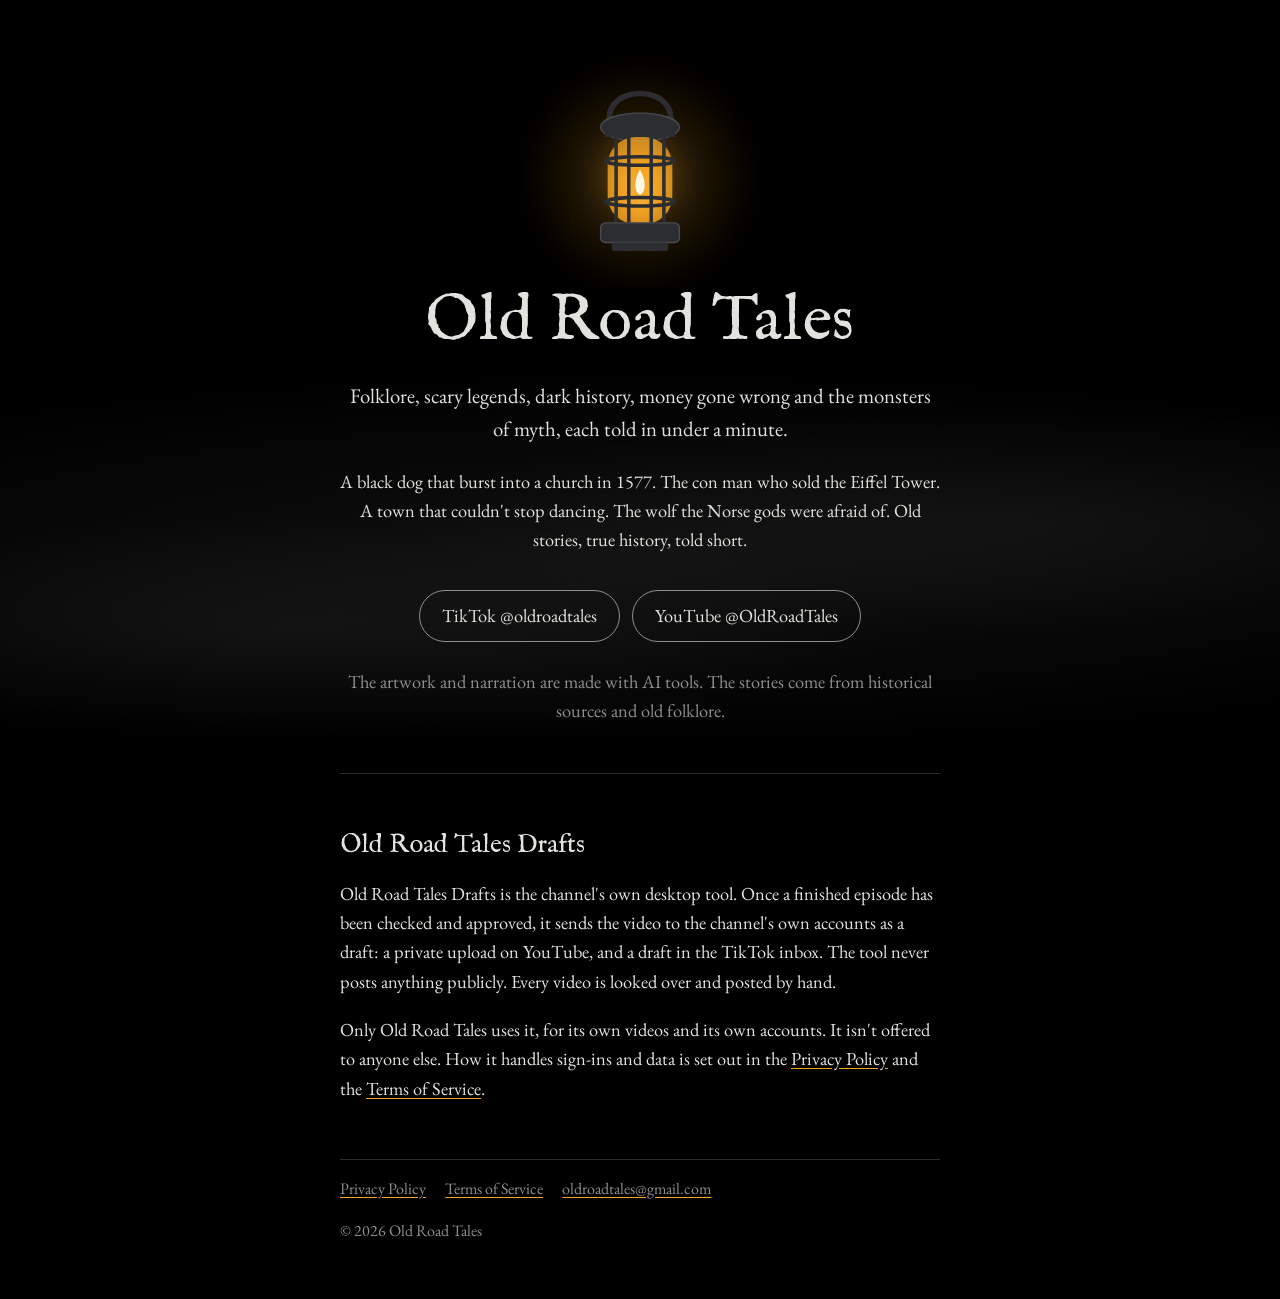
<file: index.html>
<!doctype html>
<html lang="en">
<head>
<meta charset="utf-8">
<meta name="viewport" content="width=device-width, initial-scale=1">
<title>Old Road Tales</title>
<meta name="description" content="Folklore, scary legends, dark history, money gone wrong and the monsters of myth, each told in under a minute.">
<meta property="og:title" content="Old Road Tales">
<meta property="og:description" content="Folklore, dark history and the monsters of myth, told short.">
<meta property="og:image" content="https://oldroadtales.github.io/lantern.png">
<meta name="theme-color" content="#000000">
<link rel="icon" href="favicon-32.png" sizes="32x32" type="image/png">
<link rel="apple-touch-icon" href="apple-touch-icon.png">
<link rel="stylesheet" href="style.css">
</head>
<body>
<main>
  <section class="hero">
    <img src="lantern.svg" alt="The Old Road Tales lantern: a caged railway lamp, lit amber" width="240" height="240">
    <h1>Old Road Tales</h1>
    <p class="lede">Folklore, scary legends, dark history, money gone wrong and the monsters of myth, each told in under a minute.</p>
    <p>A black dog that burst into a church in 1577. The con man who sold the Eiffel Tower. A town that couldn't stop dancing. The wolf the Norse gods were afraid of. Old stories, true history, told short.</p>
    <ul class="watch">
      <li><a href="https://www.tiktok.com/@oldroadtales">TikTok @oldroadtales</a></li>
      <li><a href="https://www.youtube.com/@OldRoadTales">YouTube @OldRoadTales</a></li>
    </ul>
    <p class="quiet">The artwork and narration are made with AI tools. The stories come from historical sources and old folklore.</p>
  </section>

  <section class="tool">
    <h2>Old Road Tales Drafts</h2>
    <p>Old Road Tales Drafts is the channel's own desktop tool. Once a finished episode has been checked and approved, it sends the video to the channel's own accounts as a draft: a private upload on YouTube, and a draft in the TikTok inbox. The tool never posts anything publicly. Every video is looked over and posted by hand.</p>
    <p>Only Old Road Tales uses it, for its own videos and its own accounts. It isn't offered to anyone else. How it handles sign-ins and data is set out in the <a href="privacy.html">Privacy Policy</a> and the <a href="terms.html">Terms of Service</a>.</p>
  </section>
</main>
<footer>
  <nav>
    <a href="privacy.html">Privacy Policy</a>
    <a href="terms.html">Terms of Service</a>
    <a href="mailto:oldroadtales@gmail.com">oldroadtales@gmail.com</a>
  </nav>
  <p>&copy; 2026 Old Road Tales</p>
</footer>
</body>
</html>
</file>
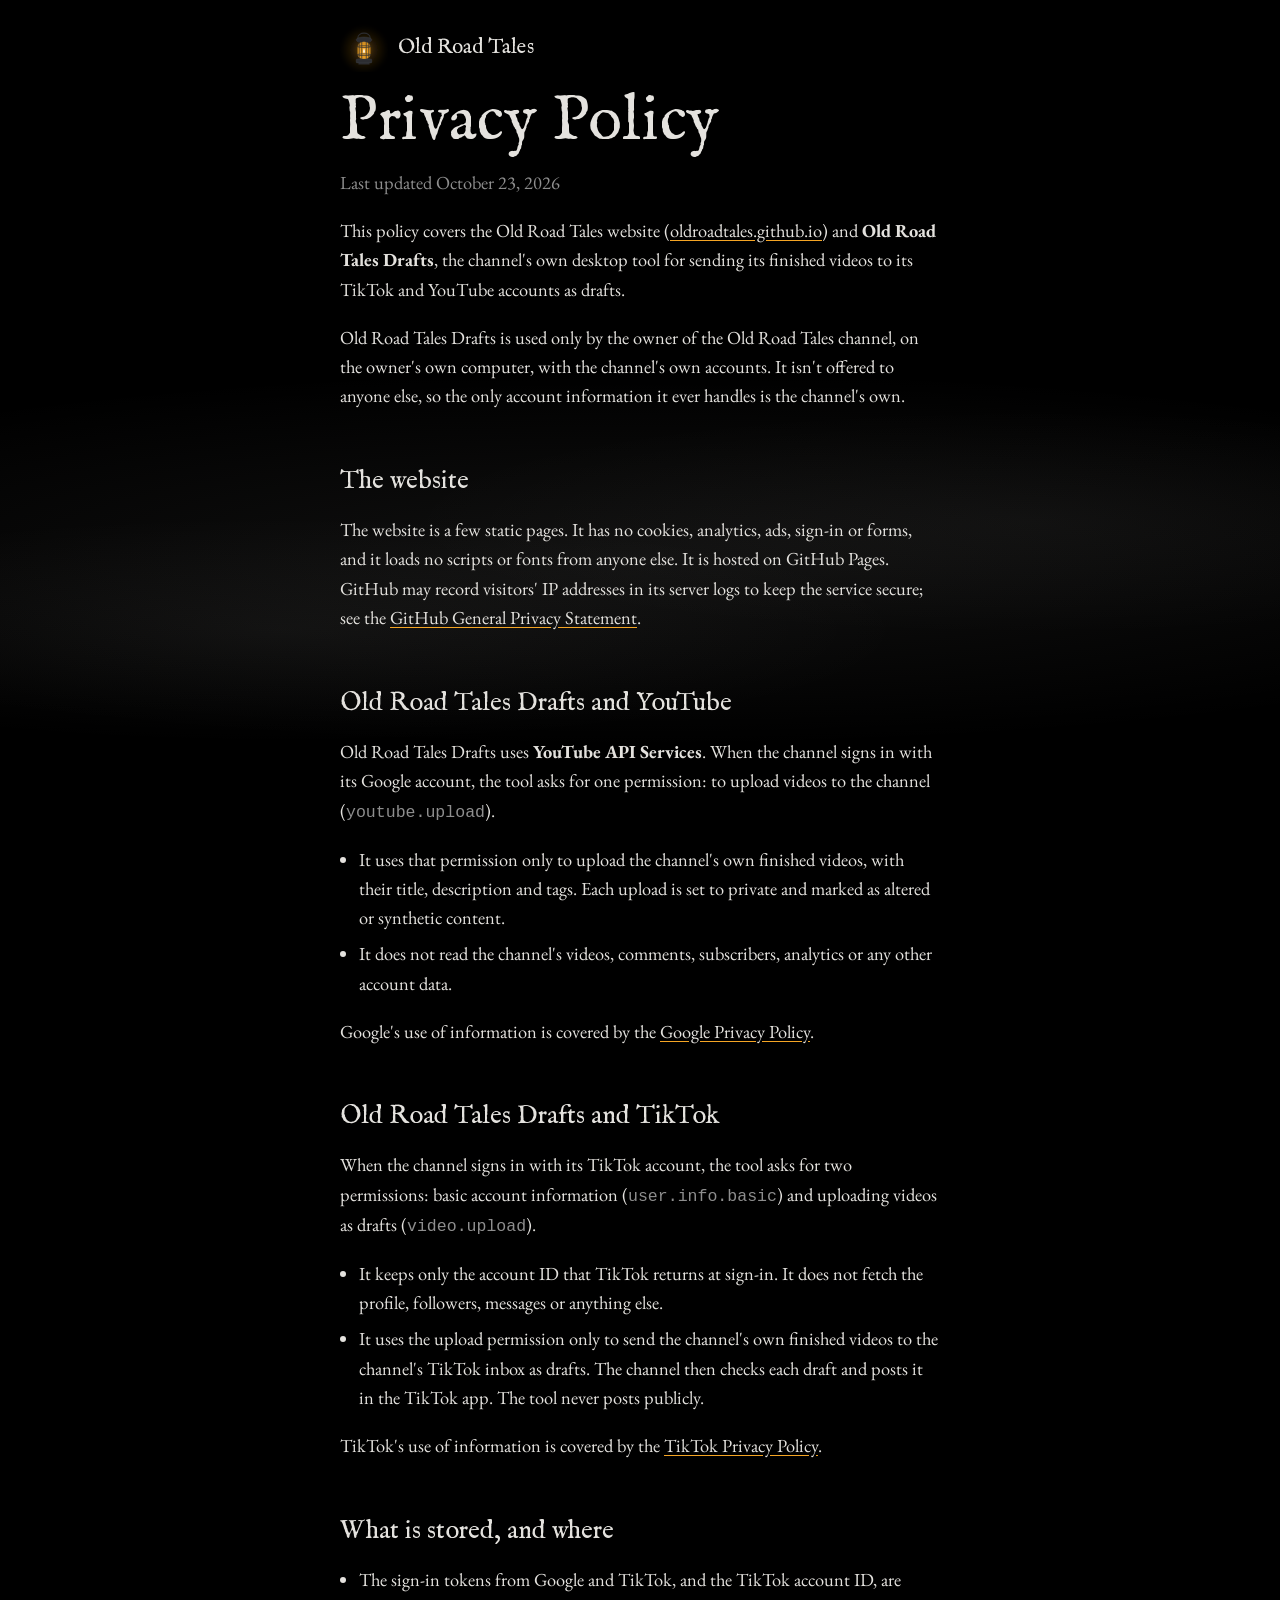
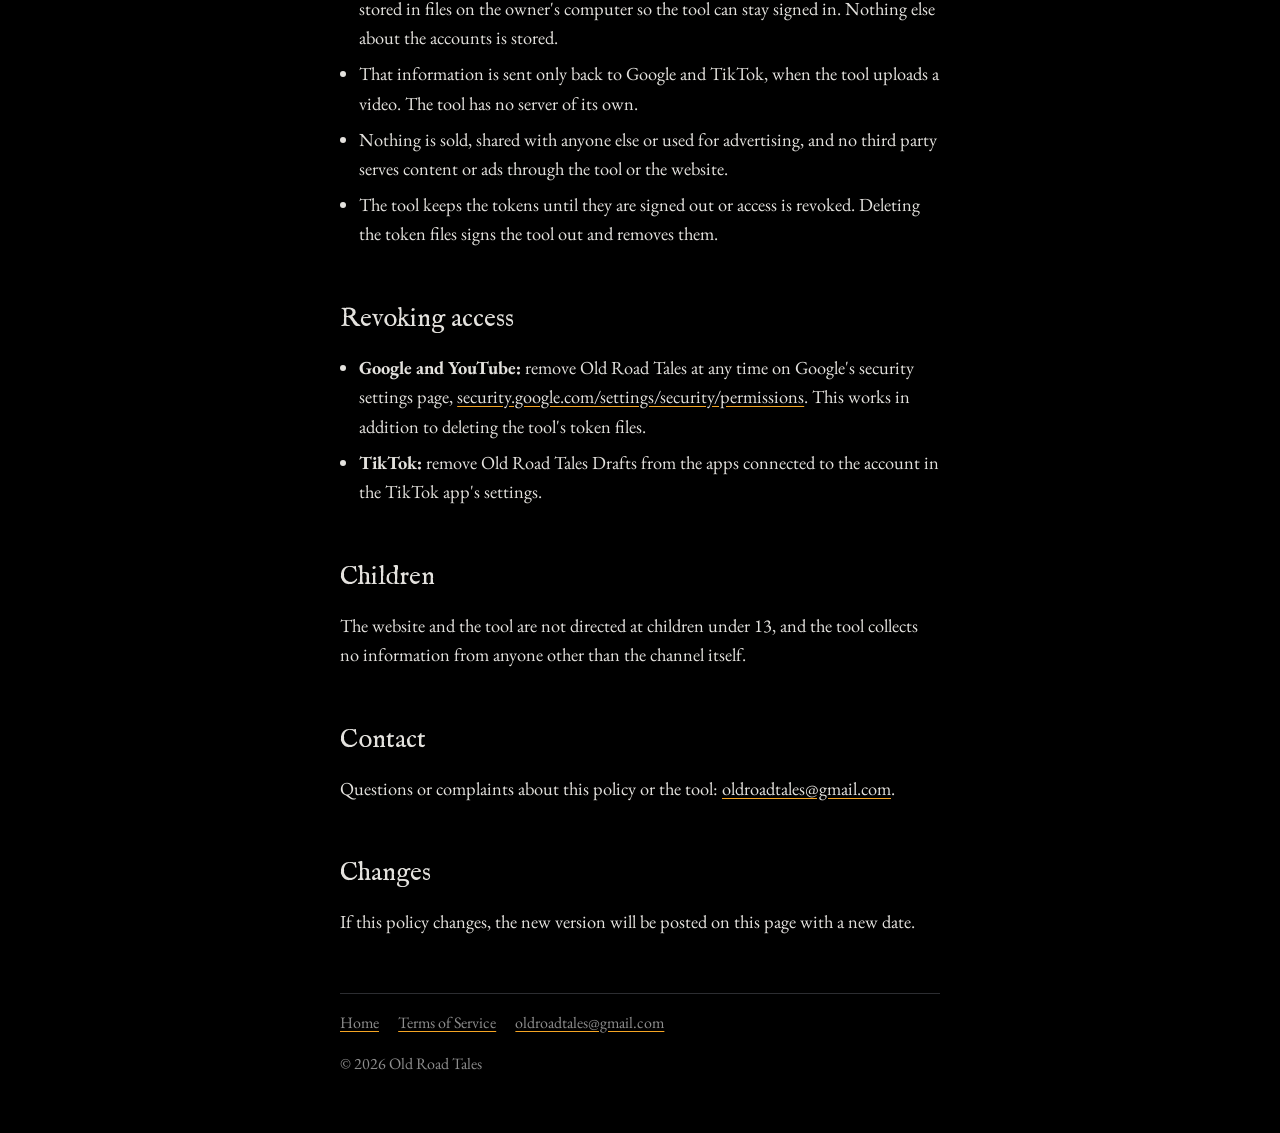
<file: privacy.html>
<!doctype html>
<html lang="en">
<head>
<meta charset="utf-8">
<meta name="viewport" content="width=device-width, initial-scale=1">
<title>Privacy Policy · Old Road Tales</title>
<meta name="description" content="How the Old Road Tales website and the Old Road Tales Drafts tool handle information.">
<meta name="theme-color" content="#000000">
<link rel="icon" href="favicon-32.png" sizes="32x32" type="image/png">
<link rel="apple-touch-icon" href="apple-touch-icon.png">
<link rel="stylesheet" href="style.css">
</head>
<body>
<main>
  <a class="top" href="./"><img src="lantern.svg" alt="" width="48" height="48"><span>Old Road Tales</span></a>
  <h1>Privacy Policy</h1>
  <p class="updated">Last updated October 23, 2026</p>

  <p>This policy covers the Old Road Tales website (<a href="./">oldroadtales.github.io</a>) and <strong>Old Road Tales Drafts</strong>, the channel's own desktop tool for sending its finished videos to its TikTok and YouTube accounts as drafts.</p>
  <p>Old Road Tales Drafts is used only by the owner of the Old Road Tales channel, on the owner's own computer, with the channel's own accounts. It isn't offered to anyone else, so the only account information it ever handles is the channel's own.</p>

  <h2>The website</h2>
  <p>The website is a few static pages. It has no cookies, analytics, ads, sign-in or forms, and it loads no scripts or fonts from anyone else. It is hosted on GitHub Pages. GitHub may record visitors' IP addresses in its server logs to keep the service secure; see the <a href="https://docs.github.com/en/site-policy/privacy-policies/github-general-privacy-statement">GitHub General Privacy Statement</a>.</p>

  <h2>Old Road Tales Drafts and YouTube</h2>
  <p>Old Road Tales Drafts uses <strong>YouTube API Services</strong>. When the channel signs in with its Google account, the tool asks for one permission: to upload videos to the channel (<code>youtube.upload</code>).</p>
  <ul>
    <li>It uses that permission only to upload the channel's own finished videos, with their title, description and tags. Each upload is set to private and marked as altered or synthetic content.</li>
    <li>It does not read the channel's videos, comments, subscribers, analytics or any other account data.</li>
  </ul>
  <p>Google's use of information is covered by the <a href="https://policies.google.com/privacy">Google Privacy Policy</a>.</p>

  <h2>Old Road Tales Drafts and TikTok</h2>
  <p>When the channel signs in with its TikTok account, the tool asks for two permissions: basic account information (<code>user.info.basic</code>) and uploading videos as drafts (<code>video.upload</code>).</p>
  <ul>
    <li>It keeps only the account ID that TikTok returns at sign-in. It does not fetch the profile, followers, messages or anything else.</li>
    <li>It uses the upload permission only to send the channel's own finished videos to the channel's TikTok inbox as drafts. The channel then checks each draft and posts it in the TikTok app. The tool never posts publicly.</li>
  </ul>
  <p>TikTok's use of information is covered by the <a href="https://www.tiktok.com/legal/privacy-policy">TikTok Privacy Policy</a>.</p>

  <h2>What is stored, and where</h2>
  <ul>
    <li>The sign-in tokens from Google and TikTok, and the TikTok account ID, are stored in files on the owner's computer so the tool can stay signed in. Nothing else about the accounts is stored.</li>
    <li>That information is sent only back to Google and TikTok, when the tool uploads a video. The tool has no server of its own.</li>
    <li>Nothing is sold, shared with anyone else or used for advertising, and no third party serves content or ads through the tool or the website.</li>
    <li>The tool keeps the tokens until they are signed out or access is revoked. Deleting the token files signs the tool out and removes them.</li>
  </ul>

  <h2>Revoking access</h2>
  <ul>
    <li><strong>Google and YouTube:</strong> remove Old Road Tales at any time on Google's security settings page, <a href="https://security.google.com/settings/security/permissions">security.google.com/settings/security/permissions</a>. This works in addition to deleting the tool's token files.</li>
    <li><strong>TikTok:</strong> remove Old Road Tales Drafts from the apps connected to the account in the TikTok app's settings.</li>
  </ul>

  <h2>Children</h2>
  <p>The website and the tool are not directed at children under 13, and the tool collects no information from anyone other than the channel itself.</p>

  <h2>Contact</h2>
  <p>Questions or complaints about this policy or the tool: <a href="mailto:oldroadtales@gmail.com">oldroadtales@gmail.com</a>.</p>

  <h2>Changes</h2>
  <p>If this policy changes, the new version will be posted on this page with a new date.</p>
</main>
<footer>
  <nav>
    <a href="./">Home</a>
    <a href="terms.html">Terms of Service</a>
    <a href="mailto:oldroadtales@gmail.com">oldroadtales@gmail.com</a>
  </nav>
  <p>&copy; 2026 Old Road Tales</p>
</footer>
</body>
</html>
</file>
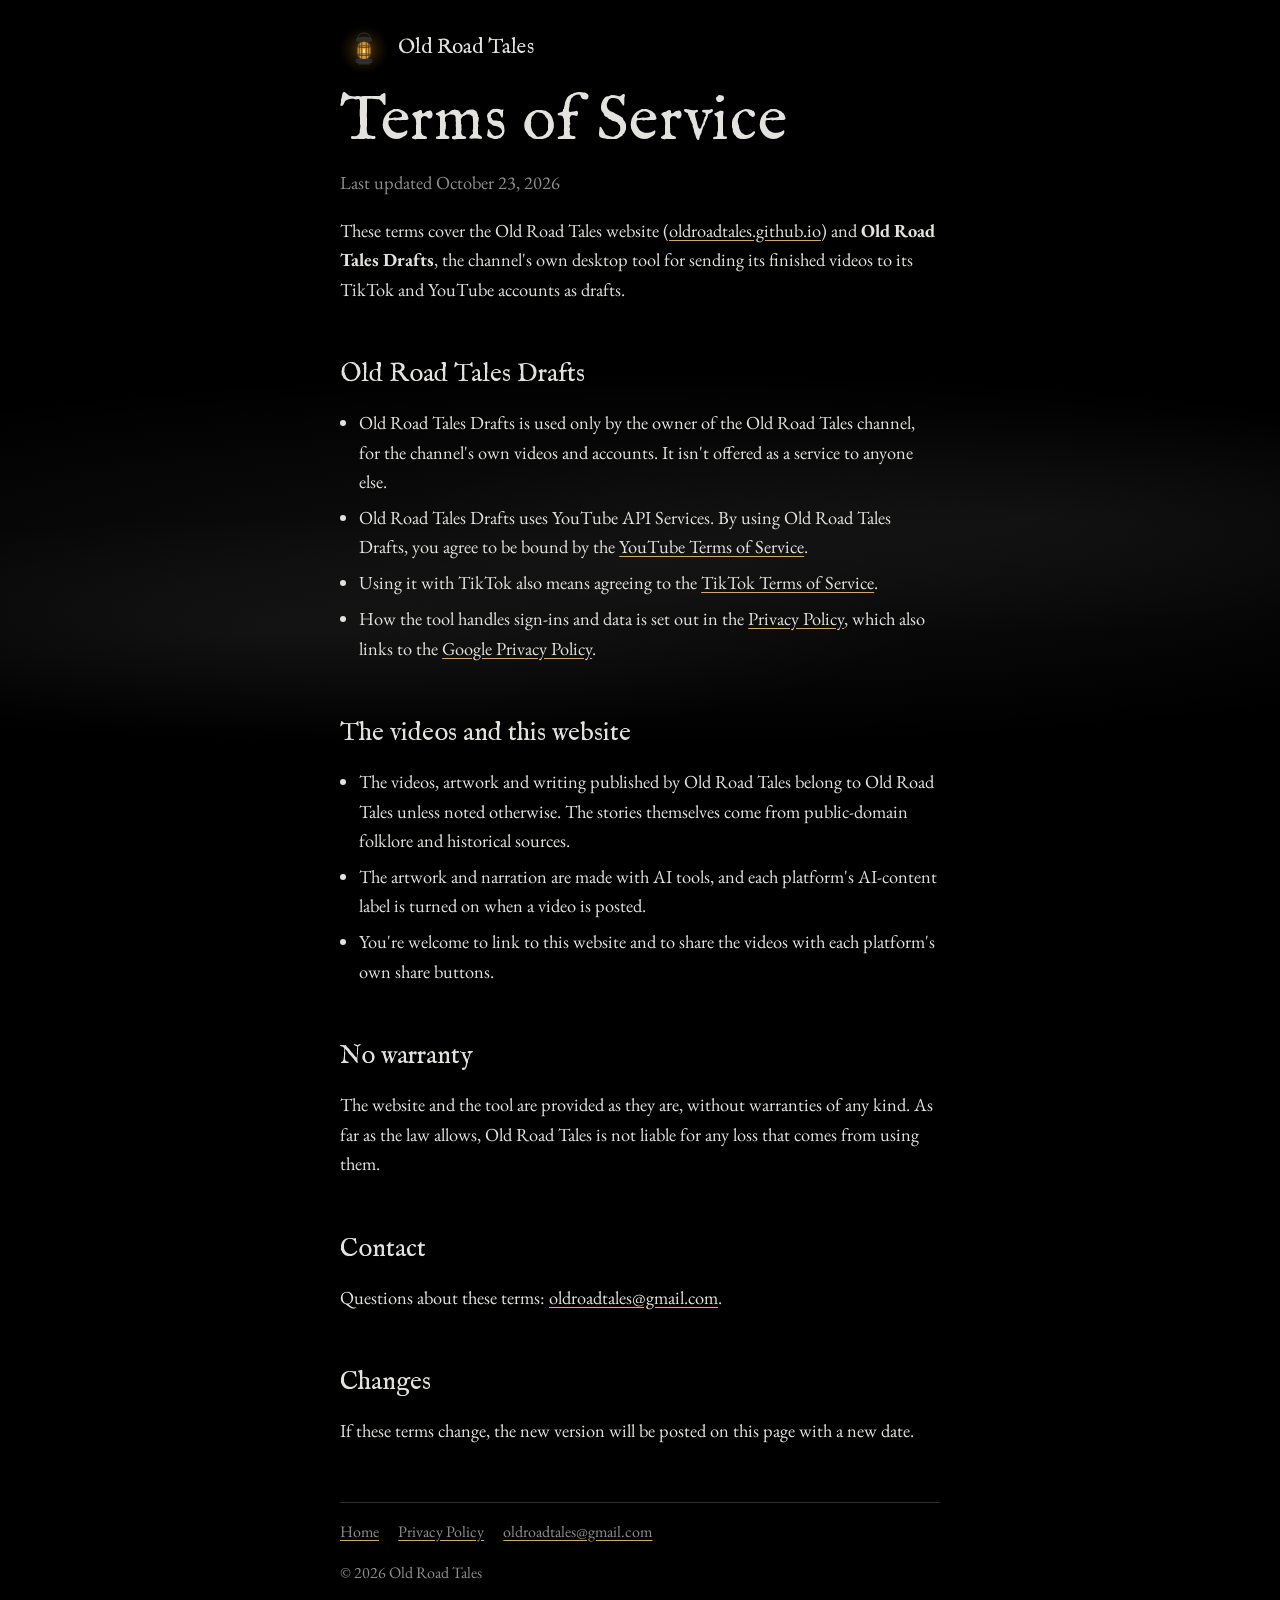
<file: terms.html>
<!doctype html>
<html lang="en">
<head>
<meta charset="utf-8">
<meta name="viewport" content="width=device-width, initial-scale=1">
<title>Terms of Service · Old Road Tales</title>
<meta name="description" content="Terms for the Old Road Tales website and the Old Road Tales Drafts tool.">
<meta name="theme-color" content="#000000">
<link rel="icon" href="favicon-32.png" sizes="32x32" type="image/png">
<link rel="apple-touch-icon" href="apple-touch-icon.png">
<link rel="stylesheet" href="style.css">
</head>
<body>
<main>
  <a class="top" href="./"><img src="lantern.svg" alt="" width="48" height="48"><span>Old Road Tales</span></a>
  <h1>Terms of Service</h1>
  <p class="updated">Last updated October 23, 2026</p>

  <p>These terms cover the Old Road Tales website (<a href="./">oldroadtales.github.io</a>) and <strong>Old Road Tales Drafts</strong>, the channel's own desktop tool for sending its finished videos to its TikTok and YouTube accounts as drafts.</p>

  <h2>Old Road Tales Drafts</h2>
  <ul>
    <li>Old Road Tales Drafts is used only by the owner of the Old Road Tales channel, for the channel's own videos and accounts. It isn't offered as a service to anyone else.</li>
    <li>Old Road Tales Drafts uses YouTube API Services. By using Old Road Tales Drafts, you agree to be bound by the <a href="https://www.youtube.com/t/terms">YouTube Terms of Service</a>.</li>
    <li>Using it with TikTok also means agreeing to the <a href="https://www.tiktok.com/legal/terms-of-service">TikTok Terms of Service</a>.</li>
    <li>How the tool handles sign-ins and data is set out in the <a href="privacy.html">Privacy Policy</a>, which also links to the <a href="https://policies.google.com/privacy">Google Privacy Policy</a>.</li>
  </ul>

  <h2>The videos and this website</h2>
  <ul>
    <li>The videos, artwork and writing published by Old Road Tales belong to Old Road Tales unless noted otherwise. The stories themselves come from public-domain folklore and historical sources.</li>
    <li>The artwork and narration are made with AI tools, and each platform's AI-content label is turned on when a video is posted.</li>
    <li>You're welcome to link to this website and to share the videos with each platform's own share buttons.</li>
  </ul>

  <h2>No warranty</h2>
  <p>The website and the tool are provided as they are, without warranties of any kind. As far as the law allows, Old Road Tales is not liable for any loss that comes from using them.</p>

  <h2>Contact</h2>
  <p>Questions about these terms: <a href="mailto:oldroadtales@gmail.com">oldroadtales@gmail.com</a>.</p>

  <h2>Changes</h2>
  <p>If these terms change, the new version will be posted on this page with a new date.</p>
</main>
<footer>
  <nav>
    <a href="./">Home</a>
    <a href="privacy.html">Privacy Policy</a>
    <a href="mailto:oldroadtales@gmail.com">oldroadtales@gmail.com</a>
  </nav>
  <p>&copy; 2026 Old Road Tales</p>
</footer>
</body>
</html>
</file>
<file: style.css>
/* Old Road Tales website. Brand pieces use black, grey and fog, plus the amber lantern #F5A524 (brand/BRAND.md).
   Fonts are served from this site (no third parties): IM Fell English for titles, EB Garamond for text. */
@font-face {
  font-family: "IM Fell English";
  src: url("fonts/IMFeENrm28P.ttf") format("truetype");
  font-display: swap;
}
@font-face {
  font-family: "EB Garamond";
  src: url("fonts/EBGaramond-latin.woff") format("woff");
  font-weight: 400 800;
  font-display: swap;
}

:root {
  --black: #000;
  --metal: #2c2d31;
  --grey: #8e8e8e;
  --fog: #e4e2de;
  --amber: #f5a524;
  color-scheme: dark;
}

* { box-sizing: border-box; }

html { background: var(--black); }

body {
  margin: 0;
  min-height: 100vh;
  color: var(--fog);
  background:
    radial-gradient(120% 30% at 50% 62%, rgba(228, 226, 222, 0.07), transparent 70%),
    radial-gradient(70% 18% at 22% 70%, rgba(228, 226, 222, 0.05), transparent 70%),
    radial-gradient(70% 18% at 80% 58%, rgba(228, 226, 222, 0.04), transparent 70%),
    var(--black);
  background-attachment: fixed;
  font: 400 1.15rem/1.6 "EB Garamond", Garamond, Georgia, serif;
  -webkit-text-size-adjust: 100%;
}

main, footer { max-width: 40rem; margin: 0 auto; padding: 0 1.25rem; }

h1, h2 { font-family: "IM Fell English", "EB Garamond", Georgia, serif; font-weight: 400; line-height: 1.15; }
h1 { font-size: clamp(2.6rem, 9vw, 4rem); margin: 0.2em 0 0.3em; letter-spacing: 0.01em; }
h2 { font-size: 1.6rem; margin: 2.2em 0 0.5em; }
p, li { color: var(--fog); }
.quiet { color: var(--grey); }

a { color: var(--fog); text-decoration-color: var(--amber); text-underline-offset: 0.18em; overflow-wrap: anywhere; }
a:hover, a:focus-visible { color: var(--amber); }
:focus-visible { outline: 2px solid var(--amber); outline-offset: 3px; }

/* home */
.hero { text-align: center; padding-top: 3rem; }
.hero img { width: min(15rem, 60vw); height: auto; display: block; margin: 0 auto -1rem; }
.lede { font-size: 1.3rem; }
.watch { display: flex; flex-wrap: wrap; gap: 0.75rem; justify-content: center; margin: 1.8rem 0 0.6rem; padding: 0; list-style: none; }
.watch a {
  display: inline-block; padding: 0.55em 1.2em; border: 1px solid var(--grey); border-radius: 999px;
  text-decoration: none;
}
.watch a:hover, .watch a:focus-visible { border-color: var(--amber); }
.tool { border-top: 1px solid var(--metal); margin-top: 3rem; }

/* legal pages */
.top { display: flex; align-items: center; gap: 0.6rem; padding-top: 1.5rem; text-decoration: none; }
.top img { width: 3rem; height: 3rem; }
.top span { font-family: "IM Fell English", Georgia, serif; font-size: 1.3rem; }
.updated { color: var(--grey); margin-top: -0.6rem; }
ul { padding-left: 1.2rem; }
li { margin: 0.35em 0; }
code { font-family: Consolas, "Courier New", monospace; font-size: 0.9em; color: var(--grey); }

footer { margin-top: 3.5rem; padding-bottom: 2.5rem; font-size: 1rem; }
footer nav { display: flex; flex-wrap: wrap; gap: 0.4rem 1.2rem; border-top: 1px solid var(--metal); padding-top: 1rem; }
footer a, footer p { color: var(--grey); }
</file>
